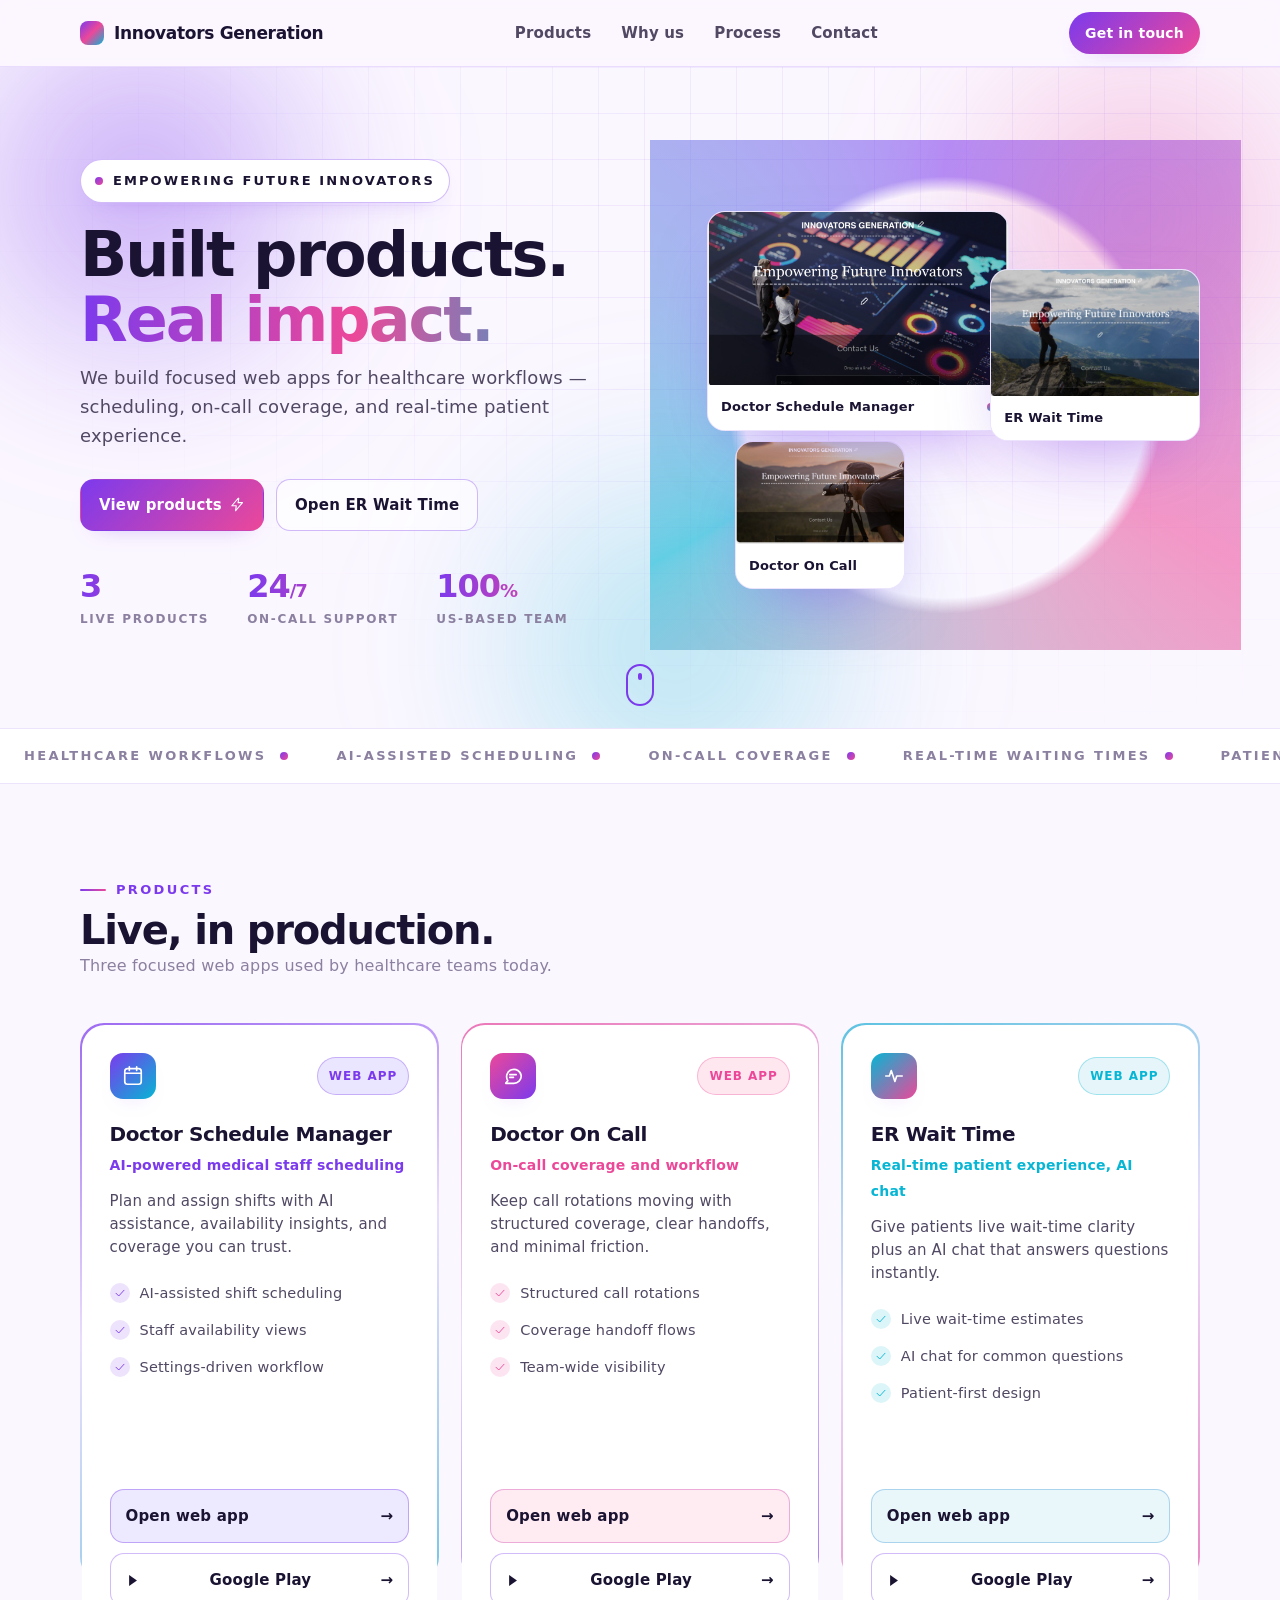
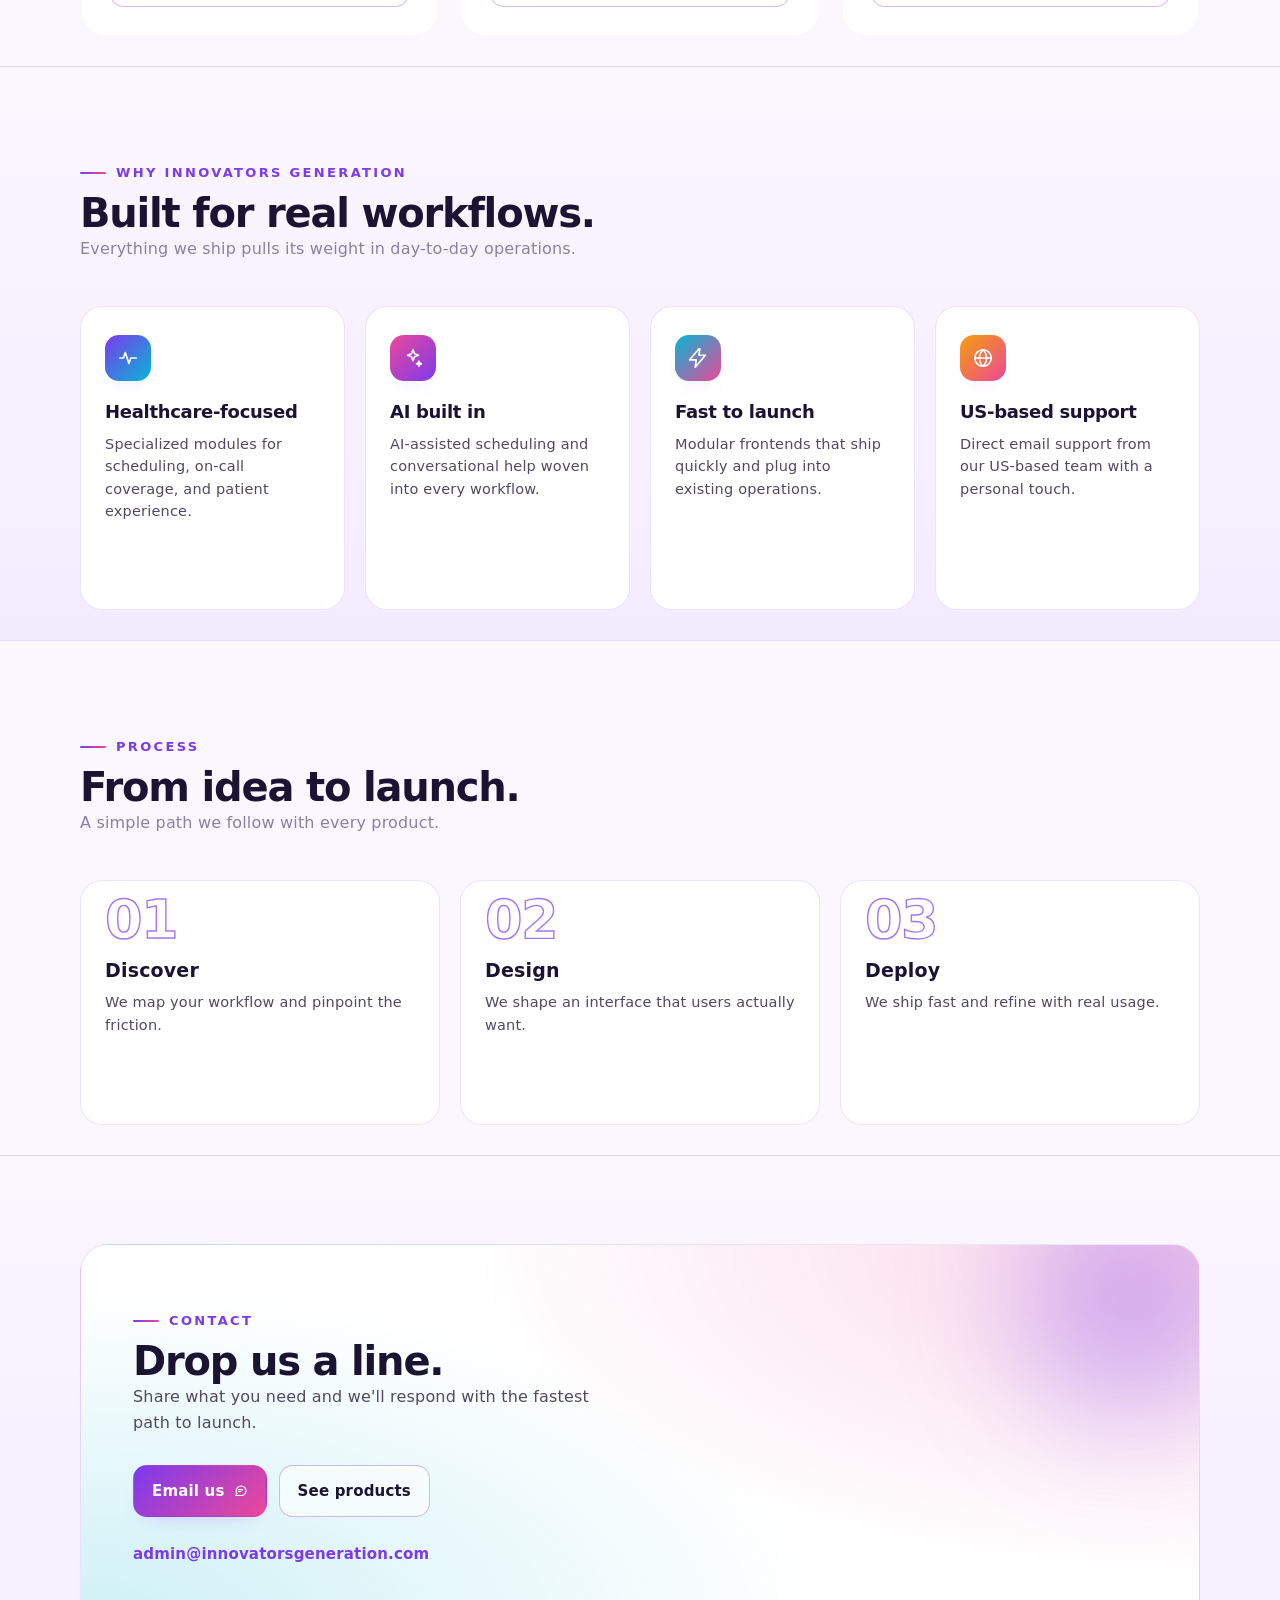
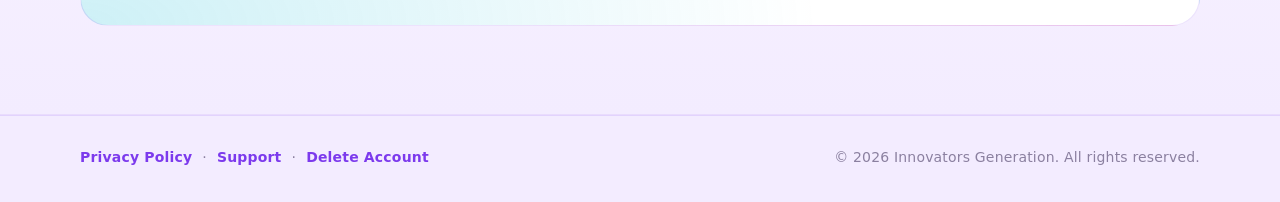
<file: index.html>
<!doctype html>
<html lang="en">
  <head>
    <meta charset="UTF-8" />
    <link rel="icon" type="image/svg+xml" href="/favicon.svg" />
    <meta name="viewport" content="width=device-width, initial-scale=1.0" />
    <title>Innovators Generation</title>
    <script type="module" crossorigin src="/assets/index-DvDoPrQK.js"></script>
    <link rel="stylesheet" crossorigin href="/assets/index-XmHb4FxY.css">
  </head>
  <body>
    <div id="root"></div>
  </body>
</html>
</file>
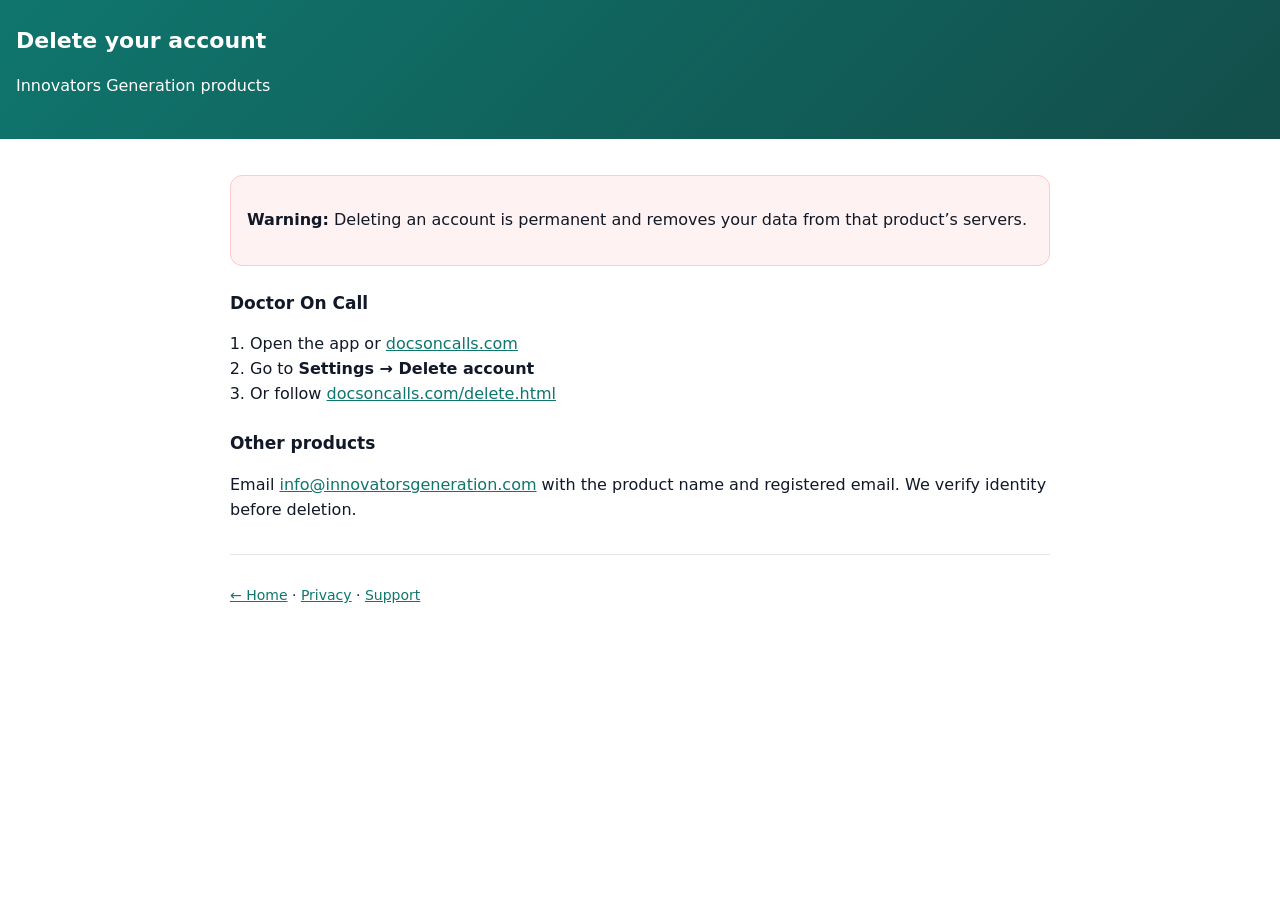
<file: delete.html>
<!doctype html>
<html lang="en">
  <head>
    <meta charset="UTF-8" />
    <meta name="viewport" content="width=device-width, initial-scale=1" />
    <title>Delete Account · Innovators Generation</title>
    <link rel="icon" type="image/svg+xml" href="/favicon.svg" />
    <style>
      :root { color-scheme: light; --accent: #0f766e; --danger: #b91c1c; }
      body { margin: 0; font-family: system-ui, sans-serif; line-height: 1.55; color: #111827; }
      header { padding: 24px 16px; background: linear-gradient(135deg, #0f766e, #134e4a); color: #fff; }
      header h1 { margin: 0; font-size: 22px; }
      main { max-width: 820px; margin: 0 auto; padding: 24px 16px 48px; }
      h2 { margin-top: 24px; font-size: 17px; }
      a { color: var(--accent); }
      .card { border: 1px solid #fecaca; border-radius: 12px; padding: 16px; background: #fef2f2; margin: 12px 0; }
      ol { padding-left: 20px; }
      footer { margin-top: 32px; padding-top: 16px; border-top: 1px solid #e5e7eb; font-size: 14px; }
    </style>
  </head>
  <body>
    <header>
      <h1>Delete your account</h1>
      <p>Innovators Generation products</p>
    </header>
    <main>
      <div class="card">
        <p><strong>Warning:</strong> Deleting an account is permanent and removes your data from that product’s servers.</p>
      </div>
      <h2>Doctor On Call</h2>
      <ol>
        <li>Open the app or <a href="https://docsoncalls.com">docsoncalls.com</a></li>
        <li>Go to <strong>Settings → Delete account</strong></li>
        <li>Or follow <a href="https://docsoncalls.com/delete.html">docsoncalls.com/delete.html</a></li>
      </ol>
      <h2>Other products</h2>
      <p>Email <a href="mailto:info@innovatorsgeneration.com?subject=Delete%20my%20account">info@innovatorsgeneration.com</a> with the product name and registered email. We verify identity before deletion.</p>
      <footer>
        <p><a href="/">← Home</a> · <a href="/privacy.html">Privacy</a> · <a href="/support.html">Support</a></p>
      </footer>
    </main>
  </body>
</html>
</file>
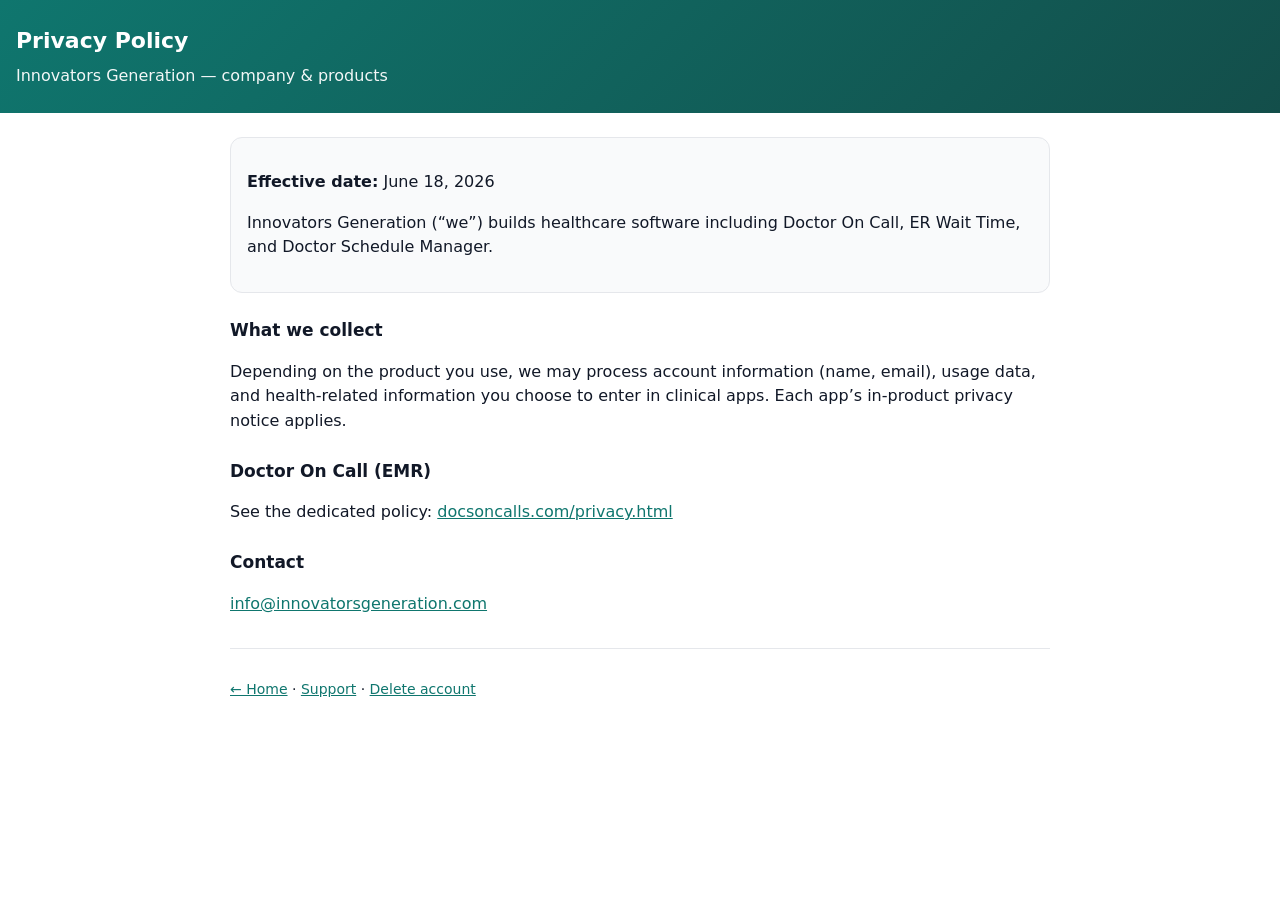
<file: privacy.html>
<!doctype html>
<html lang="en">
  <head>
    <meta charset="UTF-8" />
    <meta name="viewport" content="width=device-width, initial-scale=1" />
    <title>Privacy Policy · Innovators Generation</title>
    <link rel="icon" type="image/svg+xml" href="/favicon.svg" />
    <style>
      :root { color-scheme: light; --accent: #0f766e; }
      body { margin: 0; font-family: system-ui, sans-serif; line-height: 1.55; color: #111827; }
      header { padding: 24px 16px; background: linear-gradient(135deg, #0f766e, #134e4a); color: #fff; }
      header h1 { margin: 0; font-size: 22px; }
      header p { margin: 6px 0 0; opacity: 0.95; }
      main { max-width: 820px; margin: 0 auto; padding: 24px 16px 48px; }
      h2 { margin-top: 24px; font-size: 17px; }
      a { color: var(--accent); }
      .card { border: 1px solid #e5e7eb; border-radius: 12px; padding: 16px; background: #f9fafb; margin-bottom: 20px; }
      footer { margin-top: 32px; padding-top: 16px; border-top: 1px solid #e5e7eb; font-size: 14px; }
    </style>
  </head>
  <body>
    <header>
      <h1>Privacy Policy</h1>
      <p>Innovators Generation — company &amp; products</p>
    </header>
    <main>
      <div class="card">
        <p><strong>Effective date:</strong> June 18, 2026</p>
        <p>Innovators Generation (“we”) builds healthcare software including Doctor On Call, ER Wait Time, and Doctor Schedule Manager.</p>
      </div>
      <h2>What we collect</h2>
      <p>Depending on the product you use, we may process account information (name, email), usage data, and health-related information you choose to enter in clinical apps. Each app’s in-product privacy notice applies.</p>
      <h2>Doctor On Call (EMR)</h2>
      <p>See the dedicated policy: <a href="https://docsoncalls.com/privacy.html">docsoncalls.com/privacy.html</a></p>
      <h2>Contact</h2>
      <p><a href="mailto:info@innovatorsgeneration.com">info@innovatorsgeneration.com</a></p>
      <footer>
        <p><a href="/">← Home</a> · <a href="/support.html">Support</a> · <a href="/delete.html">Delete account</a></p>
      </footer>
    </main>
  </body>
</html>
</file>
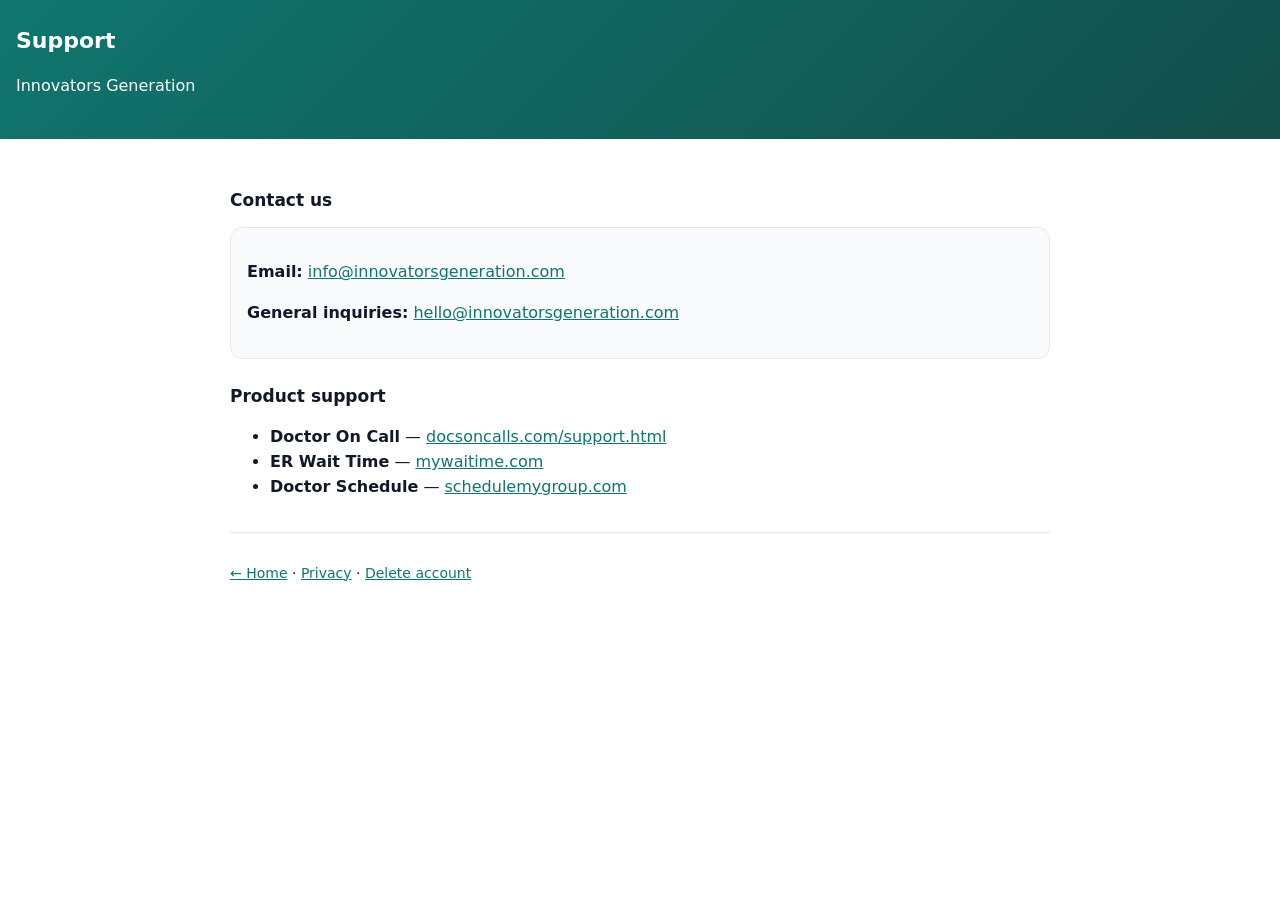
<file: support.html>
<!doctype html>
<html lang="en">
  <head>
    <meta charset="UTF-8" />
    <meta name="viewport" content="width=device-width, initial-scale=1" />
    <title>Support · Innovators Generation</title>
    <link rel="icon" type="image/svg+xml" href="/favicon.svg" />
    <style>
      :root { color-scheme: light; --accent: #0f766e; }
      body { margin: 0; font-family: system-ui, sans-serif; line-height: 1.55; color: #111827; }
      header { padding: 24px 16px; background: linear-gradient(135deg, #0f766e, #134e4a); color: #fff; }
      header h1 { margin: 0; font-size: 22px; }
      main { max-width: 820px; margin: 0 auto; padding: 24px 16px 48px; }
      h2 { margin-top: 24px; font-size: 17px; }
      a { color: var(--accent); }
      .card { border: 1px solid #e5e7eb; border-radius: 12px; padding: 16px; background: #f9fafb; margin: 12px 0; }
      footer { margin-top: 32px; padding-top: 16px; border-top: 1px solid #e5e7eb; font-size: 14px; }
    </style>
  </head>
  <body>
    <header>
      <h1>Support</h1>
      <p>Innovators Generation</p>
    </header>
    <main>
      <h2>Contact us</h2>
      <div class="card">
        <p><strong>Email:</strong> <a href="mailto:info@innovatorsgeneration.com">info@innovatorsgeneration.com</a></p>
        <p><strong>General inquiries:</strong> <a href="mailto:hello@innovatorsgeneration.com">hello@innovatorsgeneration.com</a></p>
      </div>
      <h2>Product support</h2>
      <ul>
        <li><strong>Doctor On Call</strong> — <a href="https://docsoncalls.com/support.html">docsoncalls.com/support.html</a></li>
        <li><strong>ER Wait Time</strong> — <a href="https://mywaitime.com">mywaitime.com</a></li>
        <li><strong>Doctor Schedule</strong> — <a href="https://schedulemygroup.com">schedulemygroup.com</a></li>
      </ul>
      <footer>
        <p><a href="/">← Home</a> · <a href="/privacy.html">Privacy</a> · <a href="/delete.html">Delete account</a></p>
      </footer>
    </main>
  </body>
</html>
</file>
<file: assets/index-XmHb4FxY.css>
:root{--text:#514863;--muted:#8b80a0;--text-h:#1b1332;--bg:#fbf7ff;--bg-soft:#f3ecff;--card:#fff;--border:#7c3aed24;--border-strong:#7c3aed57;--accent:#7c3aed;--accent2:#ec4899;--accent3:#06b6d4;--accent-bg:#7c3aed17;--accent-border:#7c3aed80;--social-bg:#f4f3ec80;--shadow-sm:0 10px 24px -16px #7c3aed66;--shadow-lg:0 30px 70px -28px #7c3aed80;--sans:system-ui, "Segoe UI", Roboto, sans-serif;--heading:system-ui, "Segoe UI", Roboto, sans-serif;--mono:ui-monospace, Consolas, monospace;font:18px/145% var(--sans);letter-spacing:.18px;--lightningcss-light:initial;--lightningcss-dark: ;color-scheme:light dark;color:var(--text);background:var(--bg);font-synthesis:none;text-rendering:optimizelegibility;-webkit-font-smoothing:antialiased;-moz-osx-font-smoothing:grayscale}@media (prefers-color-scheme:dark){:root{--lightningcss-light: ;--lightningcss-dark:initial}}@media (width<=1024px){:root{font-size:16px}}@media (prefers-color-scheme:dark){:root{--text:#c4b7da;--muted:#8e82a8;--text-h:#f7f2ff;--bg:#110a20;--bg-soft:#1a1130;--card:#1c1330;--border:#a78bfa2e;--border-strong:#a78bfa6b;--accent:#a78bfa;--accent2:#f472b6;--accent3:#22d3ee;--accent-bg:#a78bfa29;--accent-border:#a78bfa80;--social-bg:#1e1a3080;--shadow-sm:0 12px 26px -16px #0000008c;--shadow-lg:0 34px 74px -28px #0000009e}}html{scroll-behavior:smooth}body{background:var(--bg);color:var(--text);margin:0}#root{box-sizing:border-box;min-height:100svh}h1,h2,h3,p,figure{margin:0}.page{flex-direction:column;min-height:100svh;display:flex}.wrap{width:min(1120px,100% - 40px);margin-inline:auto}.header{z-index:40;-webkit-backdrop-filter:blur(14px)saturate(1.4);backdrop-filter:blur(14px)saturate(1.4);background:color-mix(in oklab, var(--bg) 78%, transparent);border-bottom:1px solid var(--border);position:sticky;top:0}.headerInner{justify-content:space-between;align-items:center;gap:14px;padding:12px 0;display:flex}.brand{font-family:var(--heading);letter-spacing:-.3px;color:var(--text-h);align-items:center;gap:10px;font-size:17px;font-weight:800;text-decoration:none;display:inline-flex}.brandMark{background:linear-gradient(135deg, var(--accent), var(--accent2), var(--accent3));width:24px;height:24px;box-shadow:var(--shadow-sm);border-radius:8px;transition:transform .26s}.brand:hover .brandMark{transform:rotate(12deg)}.nav{gap:6px;display:flex}.navLink{color:var(--text);border-radius:10px;padding:8px 12px;font-size:15px;font-weight:600;text-decoration:none;transition:color .18s,background .18s;position:relative}.navLink:hover{color:var(--text-h);background:var(--accent-bg)}.navLink:after{content:"";background:linear-gradient(90deg, var(--accent), var(--accent2));transform-origin:0;border-radius:2px;height:2px;transition:transform .24s;position:absolute;bottom:4px;left:12px;right:12px;transform:scaleX(0)}.navLink:hover:after{transform:scaleX(1)}.navCta{background:linear-gradient(135deg, var(--accent), var(--accent2));color:#fff;box-shadow:var(--shadow-sm);border-radius:999px;align-items:center;padding:8px 16px;font-size:14px;font-weight:700;text-decoration:none;transition:transform .18s,box-shadow .18s;display:inline-flex}.navCta:hover{box-shadow:var(--shadow-lg);transform:translateY(-1px)}.hero{position:relative;overflow:hidden}.heroBg{position:absolute;inset:0;overflow:hidden}.blob{filter:blur(74px);will-change:transform;border-radius:50%;position:absolute}.blobA{background:radial-gradient(circle,#7c3aed80,#0000 70%);width:460px;height:460px;animation:16s ease-in-out infinite alternate driftA;top:-110px;left:-90px}.blobB{background:radial-gradient(circle,#ec48996b,#0000 70%);width:420px;height:420px;animation:19s ease-in-out infinite alternate driftB;top:-60px;right:-70px}.blobC{background:radial-gradient(circle,#06b6d457,#0000 70%);width:480px;height:480px;animation:22s ease-in-out infinite alternate driftC;bottom:-160px;left:34%}.heroGrid{background-image:linear-gradient(color-mix(in oklab, var(--accent) 8%, transparent) 1px, transparent 1px), linear-gradient(90deg, color-mix(in oklab, var(--accent) 8%, transparent) 1px, transparent 1px);background-size:46px 46px;position:absolute;inset:0;-webkit-mask-image:radial-gradient(at 68% 24%,#000 22%,#0000 74%);mask-image:radial-gradient(at 68% 24%,#000 22%,#0000 74%)}.heroInner{grid-template-columns:1.05fr .95fr;align-items:center;gap:48px;padding:92px 0 96px;display:grid;position:relative}.kicker{border:1px solid var(--border-strong);background:var(--card);color:var(--text-h);letter-spacing:.16em;text-transform:uppercase;box-shadow:var(--shadow-sm);border-radius:999px;align-items:center;gap:10px;padding:8px 14px;font-size:13px;font-weight:700;display:inline-flex}.kickerDot{background:linear-gradient(135deg, var(--accent), var(--accent2));border-radius:50%;width:8px;height:8px;animation:2.2s ease-out infinite pulseRing}.headline{letter-spacing:-2px;color:var(--text-h);margin:20px 0 12px;font-size:clamp(40px,5.4vw,62px);font-weight:800;line-height:1.04}.headlineGrad{background:linear-gradient(90deg, var(--accent), var(--accent2), var(--accent3), var(--accent));color:#0000;background-size:200% 100%;-webkit-background-clip:text;background-clip:text;animation:9s linear infinite gradShift}.subhead{max-width:52ch;color:var(--text);font-size:18px;line-height:1.6}.heroCtas{flex-wrap:wrap;gap:12px;margin-top:28px;display:flex}.heroStats{flex-wrap:wrap;gap:38px;margin-top:42px;display:flex}.stat{gap:2px;display:grid}.statValue{letter-spacing:-1px;background:linear-gradient(90deg, var(--accent), var(--accent2));color:#0000;font-variant-numeric:tabular-nums;-webkit-background-clip:text;background-clip:text;font-size:32px;font-weight:800}.statSuffix{font-size:18px;font-weight:800}.statLabel{letter-spacing:.14em;text-transform:uppercase;color:var(--muted);font-size:12px;font-weight:700}.heroStage{height:440px;animation:.9s cubic-bezier(.22,1,.36,1) .35s both riseIn;position:relative}.stageGlow{background:conic-gradient(from 0deg, color-mix(in oklab, var(--accent) 55%, transparent), color-mix(in oklab, var(--accent2) 55%, transparent), color-mix(in oklab, var(--accent3) 55%, transparent), color-mix(in oklab, var(--accent) 55%, transparent));animation:24s linear infinite spinSlow;position:absolute;inset:-8%;-webkit-mask:radial-gradient(circle,#0000 52%,#000 56%);mask:radial-gradient(circle,#0000 52%,#000 56%)}.floatCard{background:var(--card);border:1px solid var(--border);box-shadow:var(--shadow-lg);border-radius:18px;animation:6s ease-in-out infinite floatY;position:absolute;overflow:hidden}.floatCard img{width:100%;display:block}.chipLabel{color:var(--text-h);background:var(--card);justify-content:space-between;align-items:center;gap:8px;padding:9px 13px;font-size:13px;font-weight:700;display:flex}.chipPulse{background:linear-gradient(135deg, var(--accent2), var(--accent3));border-radius:50%;width:8px;height:8px;animation:2.4s ease-in-out infinite glowPulse}.floatCardMain{z-index:2;width:300px;top:36px;left:16px}.floatCardOne{z-index:3;width:208px;animation-duration:7s;animation-delay:-2s;top:94px;right:0}.floatCardTwo{z-index:1;width:168px;animation-duration:8s;animation-delay:-4s;bottom:26px;left:44px}.scrollCue{z-index:2;place-items:center;display:grid;position:absolute;bottom:22px;left:50%;transform:translate(-50%)}.scrollCueMouse{border:2px solid var(--accent);border-radius:14px;width:24px;height:38px;position:relative}.scrollCueMouse:after{content:"";inset-inline:0;background:var(--accent);border-radius:3px;width:4px;height:7px;margin:auto;animation:1.6s ease-in-out infinite cueDrop;position:absolute;top:7px}.marquee{border-block:1px solid var(--border);background:var(--card);overflow:hidden}.marqueeTrack{width:max-content;animation:34s linear infinite marqueeX;display:flex}.marquee:hover .marqueeTrack{animation-play-state:paused}.marqueeGroup{align-items:center;display:flex}.marqueeGroup span{white-space:nowrap;letter-spacing:.18em;text-transform:uppercase;color:var(--muted);align-items:center;gap:14px;padding:14px 24px;font-size:13px;font-weight:700;display:inline-flex}.marqueeDot{background:linear-gradient(135deg, var(--accent), var(--accent2));border-radius:50%;width:8px;height:8px;display:inline-block}.section{padding:88px 0;scroll-margin-top:72px}.sectionTint{background:linear-gradient(180deg, var(--bg), var(--bg-soft));border-block:1px solid var(--border)}.sectionHead{margin-bottom:44px}.eyebrow{color:var(--accent);letter-spacing:.18em;text-transform:uppercase;align-items:center;gap:10px;font-size:13px;font-weight:800;display:inline-flex}.eyebrow:before{content:"";background:linear-gradient(90deg, var(--accent), var(--accent2));border-radius:2px;width:26px;height:2px}.sectionTitle{letter-spacing:-1.2px;color:var(--text-h);margin:14px 0 10px;font-size:clamp(28px,3.6vw,40px);font-weight:800}.sectionDesc{color:var(--muted);max-width:58ch;font-size:16px}.btn{-webkit-user-select:none;user-select:none;border:1px solid #0000;border-radius:14px;justify-content:center;align-items:center;gap:8px;padding:12px 18px;font-size:15px;font-weight:700;text-decoration:none;transition:transform .16s,box-shadow .22s,background .22s;display:inline-flex;position:relative;overflow:hidden}.btn:active{transform:translateY(1px)}.btn:focus-visible{outline:2px solid var(--accent);outline-offset:2px}.btnPrimary{color:#fff;background:linear-gradient(135deg, var(--accent), var(--accent2));box-shadow:var(--shadow-sm)}.btnPrimary:hover{box-shadow:var(--shadow-lg);transform:translateY(-1px)}.btnPrimary:after{content:"";background:linear-gradient(105deg,#0000 40%,#ffffff73 50%,#0000 60%);transition:transform .64s;position:absolute;inset:0;transform:translate(-130%)}.btnPrimary:hover:after{transform:translate(130%)}.btnGhost{color:var(--text-h);background:color-mix(in oklab, var(--card) 60%, transparent);border-color:var(--border-strong)}.btnGhost:hover{background:var(--card);box-shadow:var(--shadow-sm)}.productGrid{grid-template-columns:repeat(auto-fit,minmax(300px,1fr));gap:22px;display:grid}.cardSlot{height:100%}.cardWrap{background:linear-gradient(160deg, color-mix(in oklab, var(--c1) 70%, var(--border)), var(--border) 46%, color-mix(in oklab, var(--c2) 60%, var(--border)));border-radius:24px;height:100%;padding:1.5px;transition:transform .26s cubic-bezier(.22,1,.36,1),box-shadow .26s;position:relative}.cardWrap:hover{box-shadow:var(--shadow-lg);transform:translateY(-6px)}.c1{--c1:#7c3aed;--c2:#06b6d4}.c2{--c1:#ec4899;--c2:#7c3aed}.c3{--c1:#06b6d4;--c2:#ec4899}.cardInner{background:var(--card);border-radius:23px;flex-direction:column;height:100%;padding:28px;display:flex}.cardTop{justify-content:space-between;align-items:center;gap:12px;margin-bottom:22px;display:flex}.cardIcon{color:#fff;background:linear-gradient(135deg, var(--c1), var(--c2));width:46px;height:46px;box-shadow:var(--shadow-sm);border-radius:13px;place-items:center;display:grid}.cardBadge{letter-spacing:.08em;text-transform:uppercase;color:var(--c1);background:color-mix(in oklab, var(--c1) 14%, var(--card));border:1px solid color-mix(in oklab, var(--c1) 32%, transparent);border-radius:999px;padding:5px 11px;font-size:12px;font-weight:700}.cardTitle{letter-spacing:-.4px;color:var(--text-h);font-size:20px;font-weight:800}.cardTagline{color:var(--c1);margin-top:5px;font-size:14px;font-weight:700}.cardDesc{color:var(--text);margin-top:12px;font-size:15px;line-height:1.55}.cardFeatures{gap:11px;margin:20px 0 24px;padding:0;list-style:none;display:grid}.cardFeatures li{color:var(--text);align-items:center;gap:10px;font-size:14.5px;display:flex}.check{width:20px;height:20px;color:var(--c1);background:color-mix(in oklab, var(--c1) 14%, transparent);border-radius:50%;flex:none;place-items:center;display:grid}.cardActions{gap:10px;margin-top:auto;display:grid}.cardLink{color:var(--text-h);background:color-mix(in oklab, var(--c1) 12%, var(--card));border:1px solid color-mix(in oklab, var(--c1) 30%, var(--border));border-radius:14px;justify-content:space-between;align-items:center;gap:10px;padding:13px 15px;font-size:15px;font-weight:700;text-decoration:none;transition:background .2s;display:flex}.cardLink:hover{background:color-mix(in oklab, var(--c1) 20%, var(--card))}.cardLinkStore{background:var(--card);border-color:var(--border-strong)}.cardLinkStore:hover{background:var(--accent-bg)}.arrow{transition:transform .2s}.cardLink:hover .arrow{transform:translate(4px)}.valueGrid{grid-template-columns:repeat(auto-fit,minmax(240px,1fr));gap:20px;display:grid}.valueSlot{height:100%}.valueCard{background:var(--card);border:1px solid var(--border);border-radius:22px;height:100%;padding:28px 24px;transition:transform .24s cubic-bezier(.22,1,.36,1),box-shadow .24s,border-color .24s}.valueCard:hover{border-color:var(--accent-border);box-shadow:var(--shadow-lg);transform:translateY(-4px)}.v1{--c1:#7c3aed;--c2:#06b6d4}.v2{--c1:#ec4899;--c2:#7c3aed}.v3{--c1:#06b6d4;--c2:#ec4899}.v4{--c1:#f59e0b;--c2:#ec4899}.valueIcon{color:#fff;background:linear-gradient(135deg, var(--c1), var(--c2));width:46px;height:46px;box-shadow:var(--shadow-sm);border-radius:14px;place-items:center;display:grid}.valueCard h3{letter-spacing:-.3px;color:var(--text-h);margin:18px 0 8px;font-size:18px;font-weight:800}.valueCard p{color:var(--text);font-size:14.5px;line-height:1.55}.processGrid{grid-template-columns:repeat(3,1fr);gap:20px;display:grid}.processSlot{height:100%}.processCard{background:var(--card);border:1px solid var(--border);border-radius:22px;height:100%;padding:26px 24px 30px;transition:transform .24s cubic-bezier(.22,1,.36,1),box-shadow .24s;position:relative;overflow:hidden}.processCard:hover{box-shadow:var(--shadow-lg);transform:translateY(-4px)}.processCard:after{content:"";inset-inline:24px;background:linear-gradient(90deg, var(--accent), var(--accent2), var(--accent3));transform-origin:0;border-radius:3px;height:3px;transition:transform .42s;position:absolute;bottom:0;transform:scaleX(0)}.processCard:hover:after{transform:scaleX(1)}.processNum{letter-spacing:-1.5px;color:#0000;-webkit-text-stroke:1.4px color-mix(in oklab, var(--accent) 55%, var(--border-strong));font-size:54px;font-weight:900}.processTitle{color:var(--text-h);margin:12px 0 8px;font-size:19px;font-weight:800}.processText{color:var(--text);font-size:14.5px;line-height:1.55}.contactPanel{border:1px solid var(--border);background:radial-gradient(120% 160% at 100% 0%, color-mix(in oklab, var(--accent2) 22%, transparent), transparent 55%), radial-gradient(120% 160% at 0% 100%, color-mix(in oklab, var(--accent3) 20%, transparent), transparent 55%), var(--card);border-radius:28px;padding:58px 52px;position:relative;overflow:hidden}.panelGlow{background:radial-gradient(circle, color-mix(in oklab, var(--accent) 42%, transparent), transparent 70%);filter:blur(48px);border-radius:50%;width:340px;height:340px;animation:9s ease-in-out infinite glowPulse;position:absolute;top:-110px;right:-100px}.contactCopy{z-index:1;max-width:620px;position:relative}.contactTitle{letter-spacing:-1.2px;color:var(--text-h);margin:14px 0 10px;font-size:clamp(28px,4vw,40px);font-weight:800}.contactText{color:var(--text);max-width:46ch;font-size:16px}.contactActions{flex-wrap:wrap;gap:12px;margin-top:28px;display:flex}.contactMails{flex-wrap:wrap;align-items:center;gap:10px;margin-top:24px;display:flex}.contactMails a{color:var(--accent);font-size:15px;font-weight:700;text-decoration:none}.contactMails a:hover{text-decoration:underline}.contactMails span{color:var(--muted)}.footer{border-top:1px solid var(--border);background:var(--bg-soft);padding:28px 0 32px}.footerInner{flex-wrap:wrap;justify-content:space-between;align-items:center;gap:14px;display:flex}.footerLegal{flex-wrap:wrap;align-items:center;gap:10px;font-size:14px;display:flex}.footerLegal a{color:var(--accent);font-weight:700;text-decoration:none}.footerLegal a:hover{text-decoration:underline}.footerLegal span{color:var(--muted)}.footerText{color:var(--muted);margin:0;font-size:14px}.reveal{opacity:0;transition:opacity .7s,transform .7s cubic-bezier(.22,1,.36,1);transform:translateY(28px)}.reveal-left{transform:translate(-36px)}.reveal-right{transform:translate(36px)}.reveal-scale{transform:scale(.92)}.reveal.isVis{opacity:1;transform:none}@keyframes driftA{0%{transform:translate(0,0)scale(1)}to{transform:translate(64px,44px)scale(1.16)}}@keyframes driftB{0%{transform:translate(0,0)scale(1.1)}to{transform:translate(-72px,-34px)scale(1)}}@keyframes driftC{0%{transform:translate(0,0)scale(1)}to{transform:translate(52px,-40px)scale(1.12)}}@keyframes floatY{0%,to{transform:translateY(0)}50%{transform:translateY(-14px)}}@keyframes gradShift{0%{background-position:0%}to{background-position:-200%}}@keyframes marqueeX{0%{transform:translate(0)}to{transform:translate(-50%)}}@keyframes pulseRing{0%{box-shadow:0 0 0 0 color-mix(in oklab, var(--accent) 55%, transparent)}70%{box-shadow:0 0 0 9px #0000}to{box-shadow:0 0 #0000}}@keyframes cueDrop{0%{opacity:0;transform:translateY(-4px)}45%{opacity:1}to{opacity:0;transform:translateY(12px)}}@keyframes glowPulse{0%,to{opacity:.7;transform:scale(1)}50%{opacity:1;transform:scale(1.15)}}@keyframes spinSlow{to{transform:rotate(360deg)}}@keyframes riseIn{0%{opacity:0;transform:translateY(24px)scale(.98)}to{opacity:1;transform:none}}@media (width<=960px){.heroInner{grid-template-columns:1fr;padding:64px 0 82px}.heroStage{width:100%;max-width:430px;margin:70px auto 0}.navCta{display:none}.processGrid{grid-template-columns:repeat(auto-fit,minmax(240px,1fr))}}@media (width<=560px){.wrap{width:calc(100% - 28px)}.section{padding:64px 0}.heroInner{gap:40px;padding:48px 0 76px}.heroStage{height:320px}.floatCardMain{width:220px;top:18px;left:4px}.floatCardOne{width:158px;top:62px;right:0}.floatCardTwo{width:128px;bottom:6px;left:14px}.heroStats{gap:26px}.contactPanel{padding:40px 26px}.nav{gap:2px}.navLink{padding:8px 9px;font-size:14px}}@media (prefers-reduced-motion:reduce){*,:before,:after{transition-duration:1ms!important;animation-duration:1ms!important;animation-iteration-count:1!important}.reveal,.heroStage{opacity:1;transform:none}}
</file>
